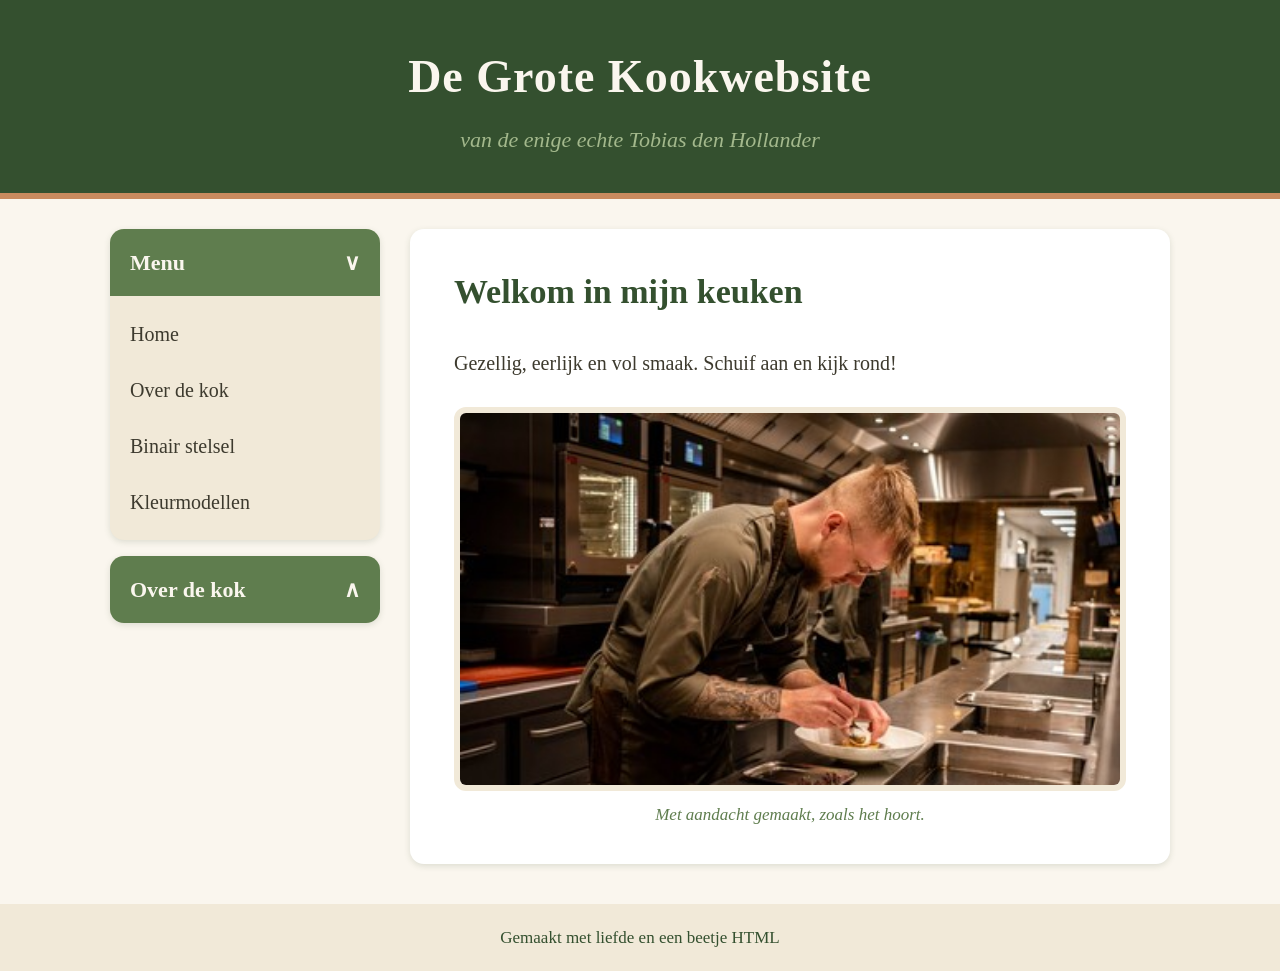
<file: index.html>
<!DOCTYPE html> <!-- HTML5-pagina -->
<!-- Dit is de homepage van mijn site (altijd index.html in de hoofdmap) -->
<html lang="nl">
    <head>
        <title>De Grote Kookwebsite</title> <!-- Tekst in het tabblad -->
        <meta charset="utf-8"> <!-- Speciale tekens (é, ë) goed tonen -->
        <meta name="viewport" content="width=device-width, initial-scale=1"> <!-- Past de site aan op telefoons -->
        <link rel="stylesheet" type="text/css" href="opmaak.css"> <!-- Koppeling naar het opmaakbestand -->
    </head>
    <body>

        <!-- KOP: de groene balk bovenaan -->
        <header class="kop">
            <h1>De Grote Kookwebsite</h1> <!-- Hoofdtitel -->
            <p>van de enige echte Tobias den Hollander</p> <!-- Ondertitel -->
        </header>

        <!-- PAGINA: zijbalk links en inhoud rechts naast elkaar -->
        <div class="pagina">

            <!-- ZIJBALK: twee uitklapblokken -->
            <nav class="zijbalk">

                <!-- Blok 1: 'open' = standaard uitgeklapt -->
                <details open>
                    <summary>Menu</summary> <!-- Titelbalk waar je op klikt -->
                    <div class="blok">
                        <a href="index.html">Home</a>
                        <a href="overdekok.html">Over de kok</a>
                        <a href="binairstelsel.html">Binair stelsel</a>
                        <a href="kleurmodel.html">Kleurmodellen</a>
                    </div>
                </details>

                <!-- Blok 2: standaard dicht (geen 'open') -->
                <details>
                    <summary>Over de kok</summary>
                    <div class="blok">
                        <p>Wie staat er achter deze keuken?</p>
                        <a href="overdekok.html">Lees meer over Tobias</a>
                    </div>
                </details>

            </nav>

            <!-- INHOUD: de hoofdkolom rechts -->
            <main class="inhoud">
                <h2>Welkom in mijn keuken</h2> <!-- Titel van de pagina -->
                <p>Gezellig, eerlijk en vol smaak. Schuif aan en kijk rond!</p> <!-- Inleiding -->

                <!-- Afbeelding met bijschrift. Let op de hoofdletter: Chefkok.jpg -->
                <figure>
                    <img src="Chefkok.jpg" alt="Chefkok die een bord aanricht">
                    <figcaption>Met aandacht gemaakt, zoals het hoort.</figcaption>
                </figure>
            </main>

        </div>

        <!-- VOET: onderaan de pagina -->
        <footer class="voet">
            <p>Gemaakt met liefde en een beetje HTML</p>
        </footer>

    </body>
</html>
</file>
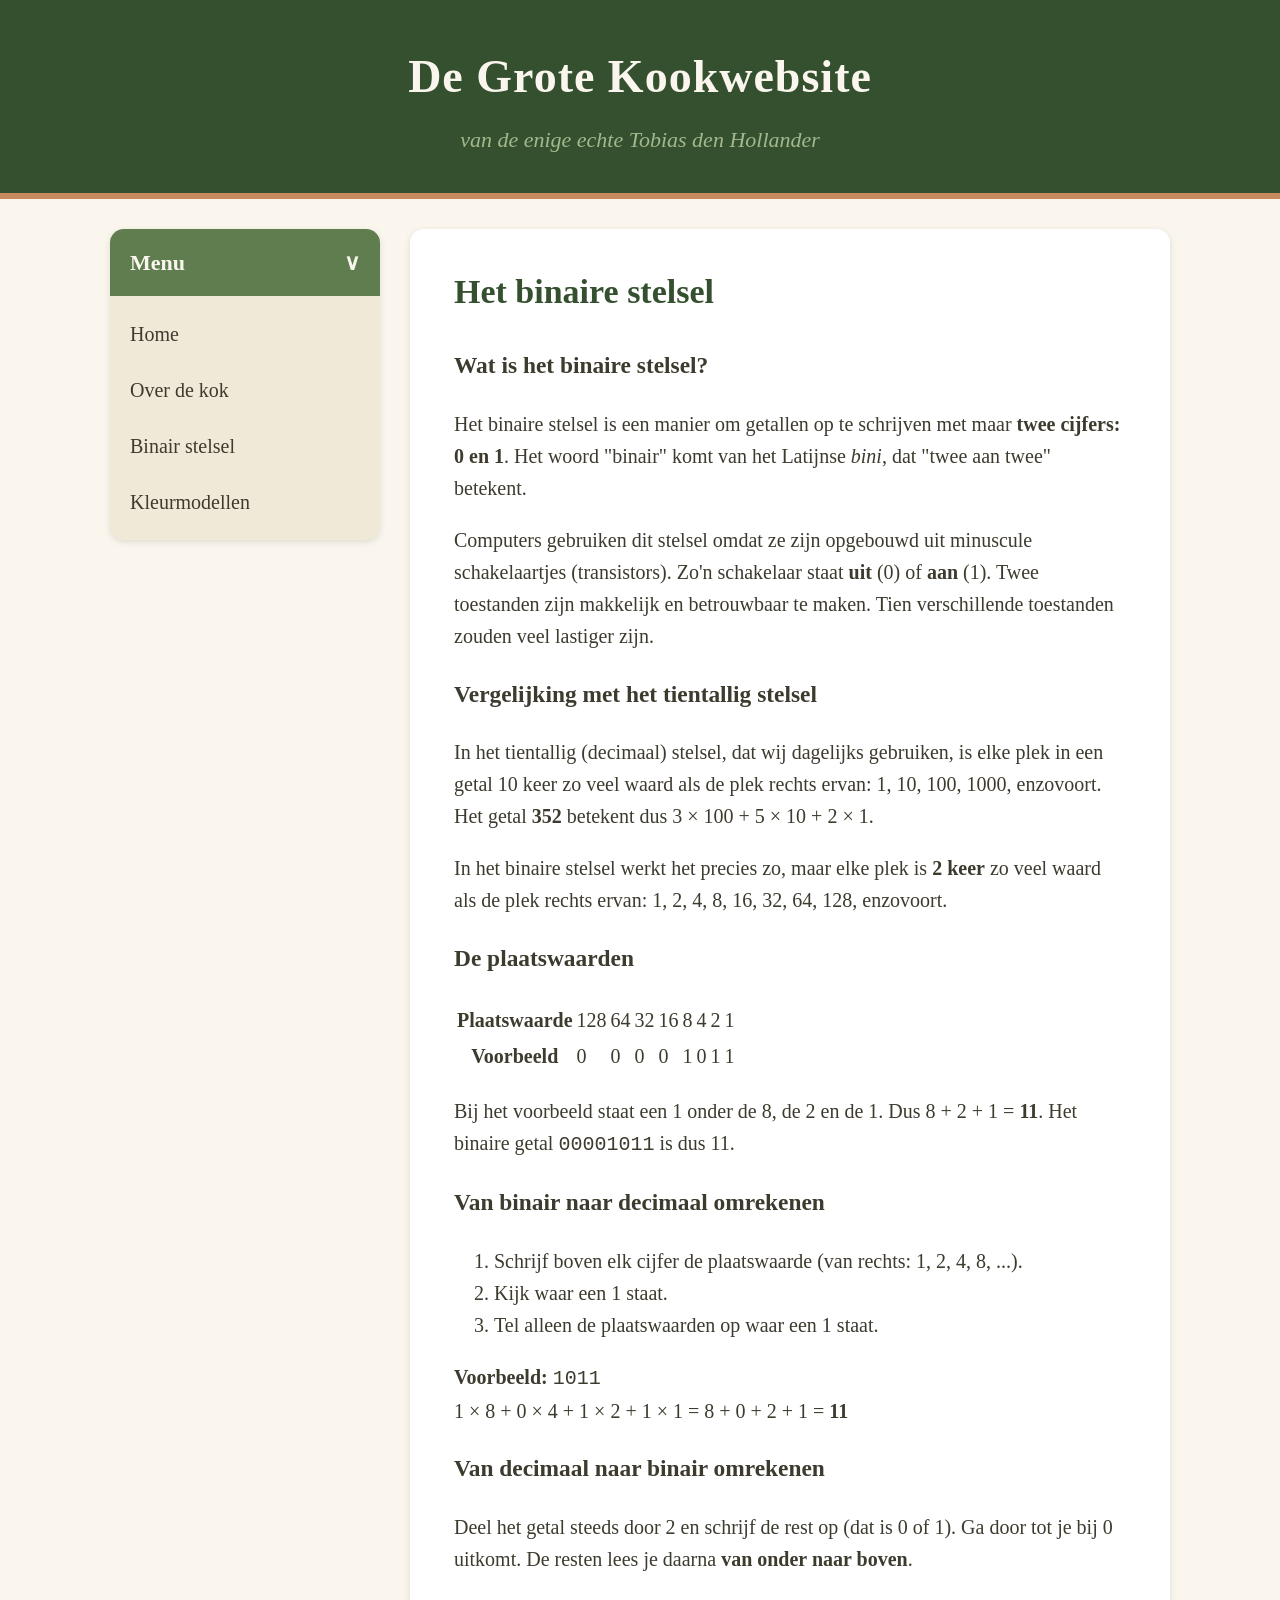
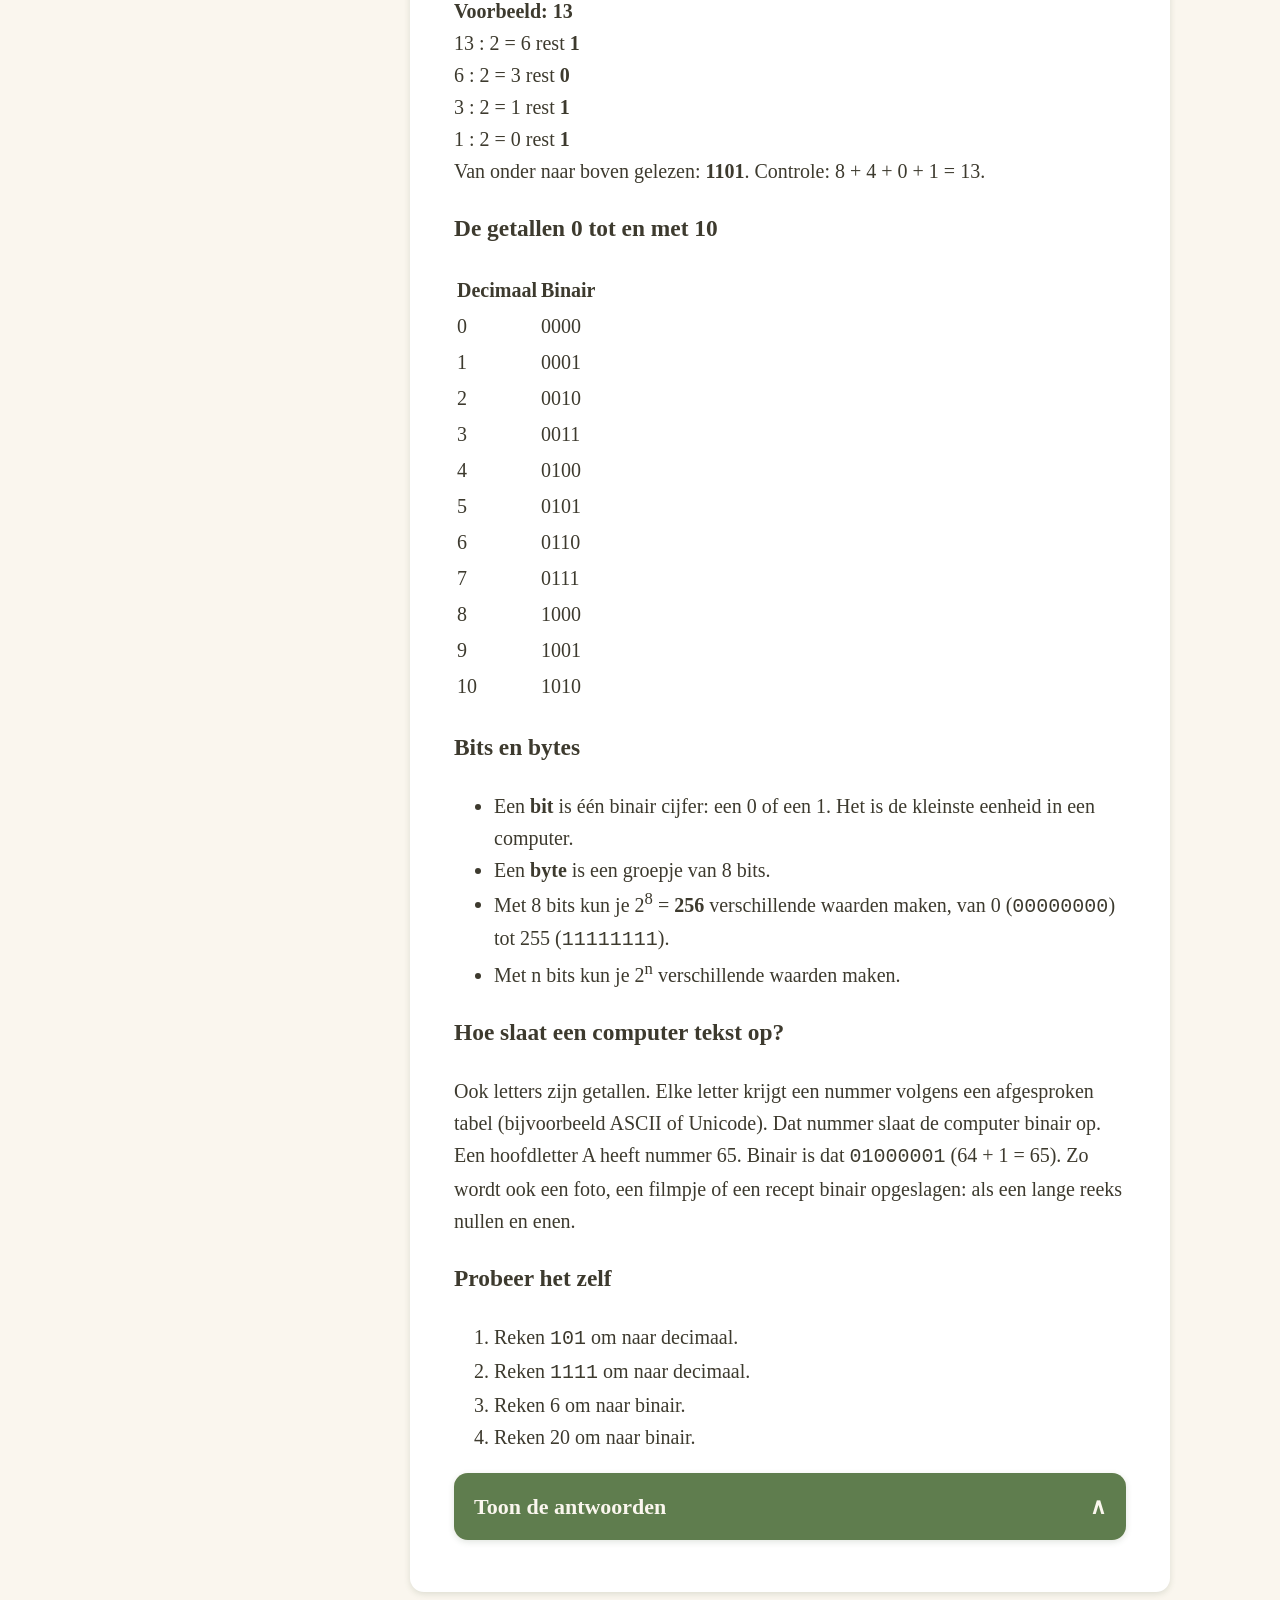
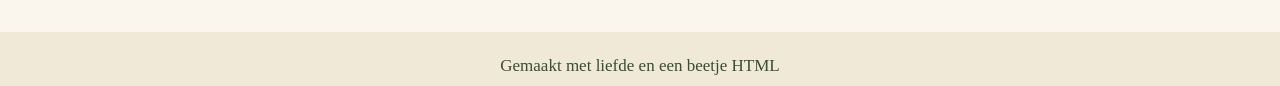
<file: binairstelsel.html>
<!DOCTYPE html> <!-- HTML5-pagina -->
<!-- Pagina met uitleg over het binaire stelsel -->
<html lang="nl">
    <head>
        <title>Binair stelsel</title>
        <meta charset="utf-8">
        <meta name="viewport" content="width=device-width, initial-scale=1">
        <link rel="stylesheet" type="text/css" href="opmaak.css">
    </head>
    <body>

        <header class="kop">
            <h1>De Grote Kookwebsite</h1>
            <p>van de enige echte Tobias den Hollander</p>
        </header>

        <div class="pagina">

            <nav class="zijbalk">
                <details open>
                    <summary>Menu</summary>
                    <div class="blok">
                        <a href="index.html">Home</a>
                        <a href="overdekok.html">Over de kok</a>
                        <a href="binairstelsel.html">Binair stelsel</a>
                        <a href="kleurmodel.html">Kleurmodellen</a>
                    </div>
                </details>
            </nav>

            <main class="inhoud">

                <h2>Het binaire stelsel</h2>

                <h3>Wat is het binaire stelsel?</h3>
                <p>
                    Het binaire stelsel is een manier om getallen op te schrijven met maar
                    <strong>twee cijfers: 0 en 1</strong>. Het woord "binair" komt van het Latijnse
                    <em>bini</em>, dat "twee aan twee" betekent.
                </p>
                <p>
                    Computers gebruiken dit stelsel omdat ze zijn opgebouwd uit minuscule schakelaartjes
                    (transistors). Zo'n schakelaar staat <strong>uit</strong> (0) of <strong>aan</strong> (1).
                    Twee toestanden zijn makkelijk en betrouwbaar te maken. Tien verschillende toestanden
                    zouden veel lastiger zijn.
                </p>

                <h3>Vergelijking met het tientallig stelsel</h3>
                <p>
                    In het tientallig (decimaal) stelsel, dat wij dagelijks gebruiken, is elke plek in een
                    getal 10 keer zo veel waard als de plek rechts ervan: 1, 10, 100, 1000, enzovoort.
                    Het getal <strong>352</strong> betekent dus 3 × 100 + 5 × 10 + 2 × 1.
                </p>
                <p>
                    In het binaire stelsel werkt het precies zo, maar elke plek is <strong>2 keer</strong> zo veel waard
                    als de plek rechts ervan: 1, 2, 4, 8, 16, 32, 64, 128, enzovoort.
                </p>

                <h3>De plaatswaarden</h3>
                <table>
                    <tr>
                        <th>Plaatswaarde</th>
                        <td>128</td><td>64</td><td>32</td><td>16</td><td>8</td><td>4</td><td>2</td><td>1</td>
                    </tr>
                    <tr>
                        <th>Voorbeeld</th>
                        <td>0</td><td>0</td><td>0</td><td>0</td><td>1</td><td>0</td><td>1</td><td>1</td>
                    </tr>
                </table>
                <p>
                    Bij het voorbeeld staat een 1 onder de 8, de 2 en de 1. Dus 8 + 2 + 1 = <strong>11</strong>.
                    Het binaire getal <code>00001011</code> is dus 11.
                </p>

                <h3>Van binair naar decimaal omrekenen</h3>
                <ol>
                    <li>Schrijf boven elk cijfer de plaatswaarde (van rechts: 1, 2, 4, 8, ...).</li>
                    <li>Kijk waar een 1 staat.</li>
                    <li>Tel alleen de plaatswaarden op waar een 1 staat.</li>
                </ol>
                <div class="voorbeeld">
                    <strong>Voorbeeld:</strong> <code>1011</code><br>
                    1 × 8 + 0 × 4 + 1 × 2 + 1 × 1 = 8 + 0 + 2 + 1 = <strong>11</strong>
                </div>

                <h3>Van decimaal naar binair omrekenen</h3>
                <p>
                    Deel het getal steeds door 2 en schrijf de rest op (dat is 0 of 1).
                    Ga door tot je bij 0 uitkomt. De resten lees je daarna <strong>van onder naar boven</strong>.
                </p>
                <div class="voorbeeld">
                    <strong>Voorbeeld: 13</strong><br>
                    13 : 2 = 6 rest <strong>1</strong><br>
                    6 : 2 = 3 rest <strong>0</strong><br>
                    3 : 2 = 1 rest <strong>1</strong><br>
                    1 : 2 = 0 rest <strong>1</strong><br>
                    Van onder naar boven gelezen: <strong>1101</strong>. Controle: 8 + 4 + 0 + 1 = 13.
                </div>

                <h3>De getallen 0 tot en met 10</h3>
                <table>
                    <tr><th>Decimaal</th><th>Binair</th></tr>
                    <tr><td>0</td><td>0000</td></tr>
                    <tr><td>1</td><td>0001</td></tr>
                    <tr><td>2</td><td>0010</td></tr>
                    <tr><td>3</td><td>0011</td></tr>
                    <tr><td>4</td><td>0100</td></tr>
                    <tr><td>5</td><td>0101</td></tr>
                    <tr><td>6</td><td>0110</td></tr>
                    <tr><td>7</td><td>0111</td></tr>
                    <tr><td>8</td><td>1000</td></tr>
                    <tr><td>9</td><td>1001</td></tr>
                    <tr><td>10</td><td>1010</td></tr>
                </table>

                <h3>Bits en bytes</h3>
                <ul>
                    <li>Een <strong>bit</strong> is één binair cijfer: een 0 of een 1. Het is de kleinste eenheid in een computer.</li>
                    <li>Een <strong>byte</strong> is een groepje van 8 bits.</li>
                    <li>Met 8 bits kun je 2<sup>8</sup> = <strong>256</strong> verschillende waarden maken, van 0 (<code>00000000</code>) tot 255 (<code>11111111</code>).</li>
                    <li>Met n bits kun je 2<sup>n</sup> verschillende waarden maken.</li>
                </ul>

                <h3>Hoe slaat een computer tekst op?</h3>
                <p>
                    Ook letters zijn getallen. Elke letter krijgt een nummer volgens een afgesproken tabel
                    (bijvoorbeeld ASCII of Unicode). Dat nummer slaat de computer binair op.
                    Een hoofdletter A heeft nummer 65. Binair is dat <code>01000001</code>
                    (64 + 1 = 65). Zo wordt ook een foto, een filmpje of een recept binair opgeslagen: als een lange reeks nullen en enen.
                </p>

                <h3>Probeer het zelf</h3>
                <ol>
                    <li>Reken <code>101</code> om naar decimaal.</li>
                    <li>Reken <code>1111</code> om naar decimaal.</li>
                    <li>Reken 6 om naar binair.</li>
                    <li>Reken 20 om naar binair.</li>
                </ol>
                <details class="antwoorden">
                    <summary>Toon de antwoorden</summary>
                    <div class="blok">
                        <p>1. 4 + 0 + 1 = <strong>5</strong></p>
                        <p>2. 8 + 4 + 2 + 1 = <strong>15</strong></p>
                        <p>3. <strong>110</strong> (4 + 2)</p>
                        <p>4. <strong>10100</strong> (16 + 4)</p>
                    </div>
                </details>

            </main>
        </div>

        <footer class="voet">
            <p>Gemaakt met liefde en een beetje HTML</p>
        </footer>

    </body>
</html>
</file>
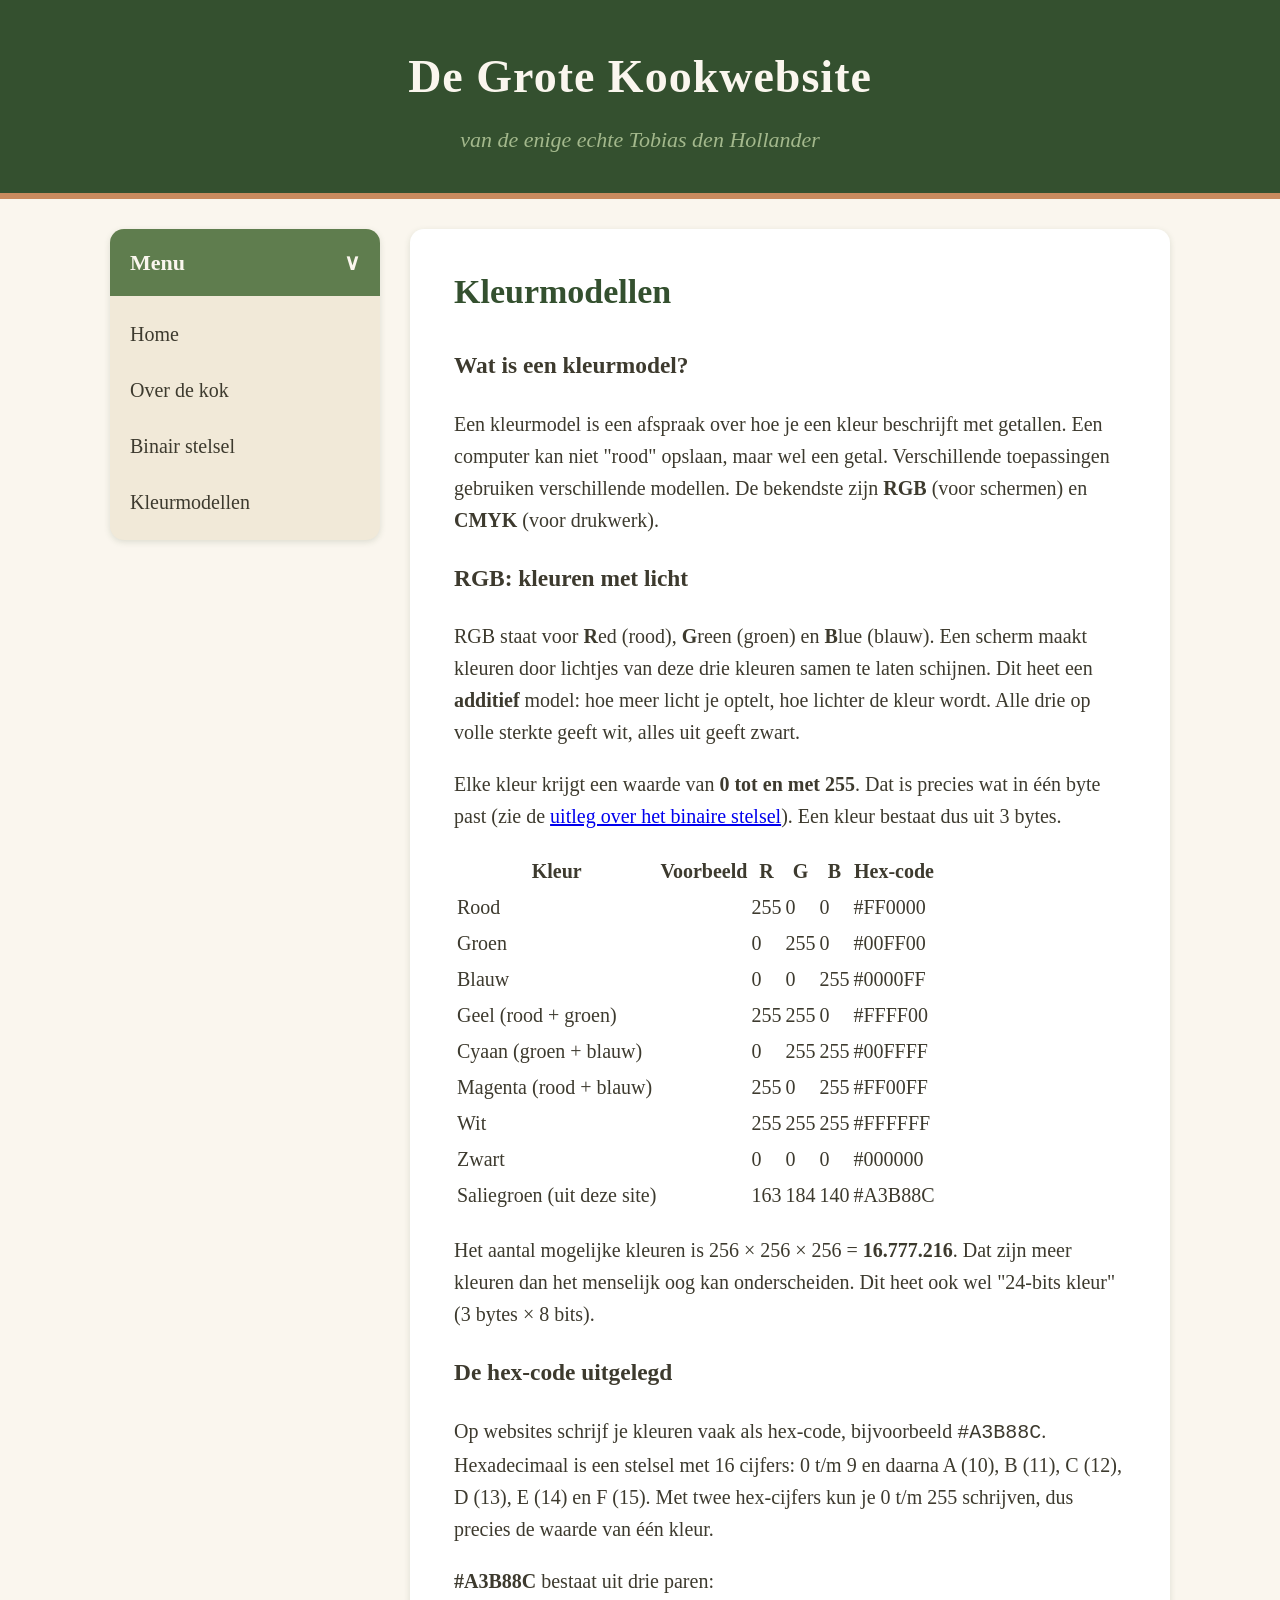
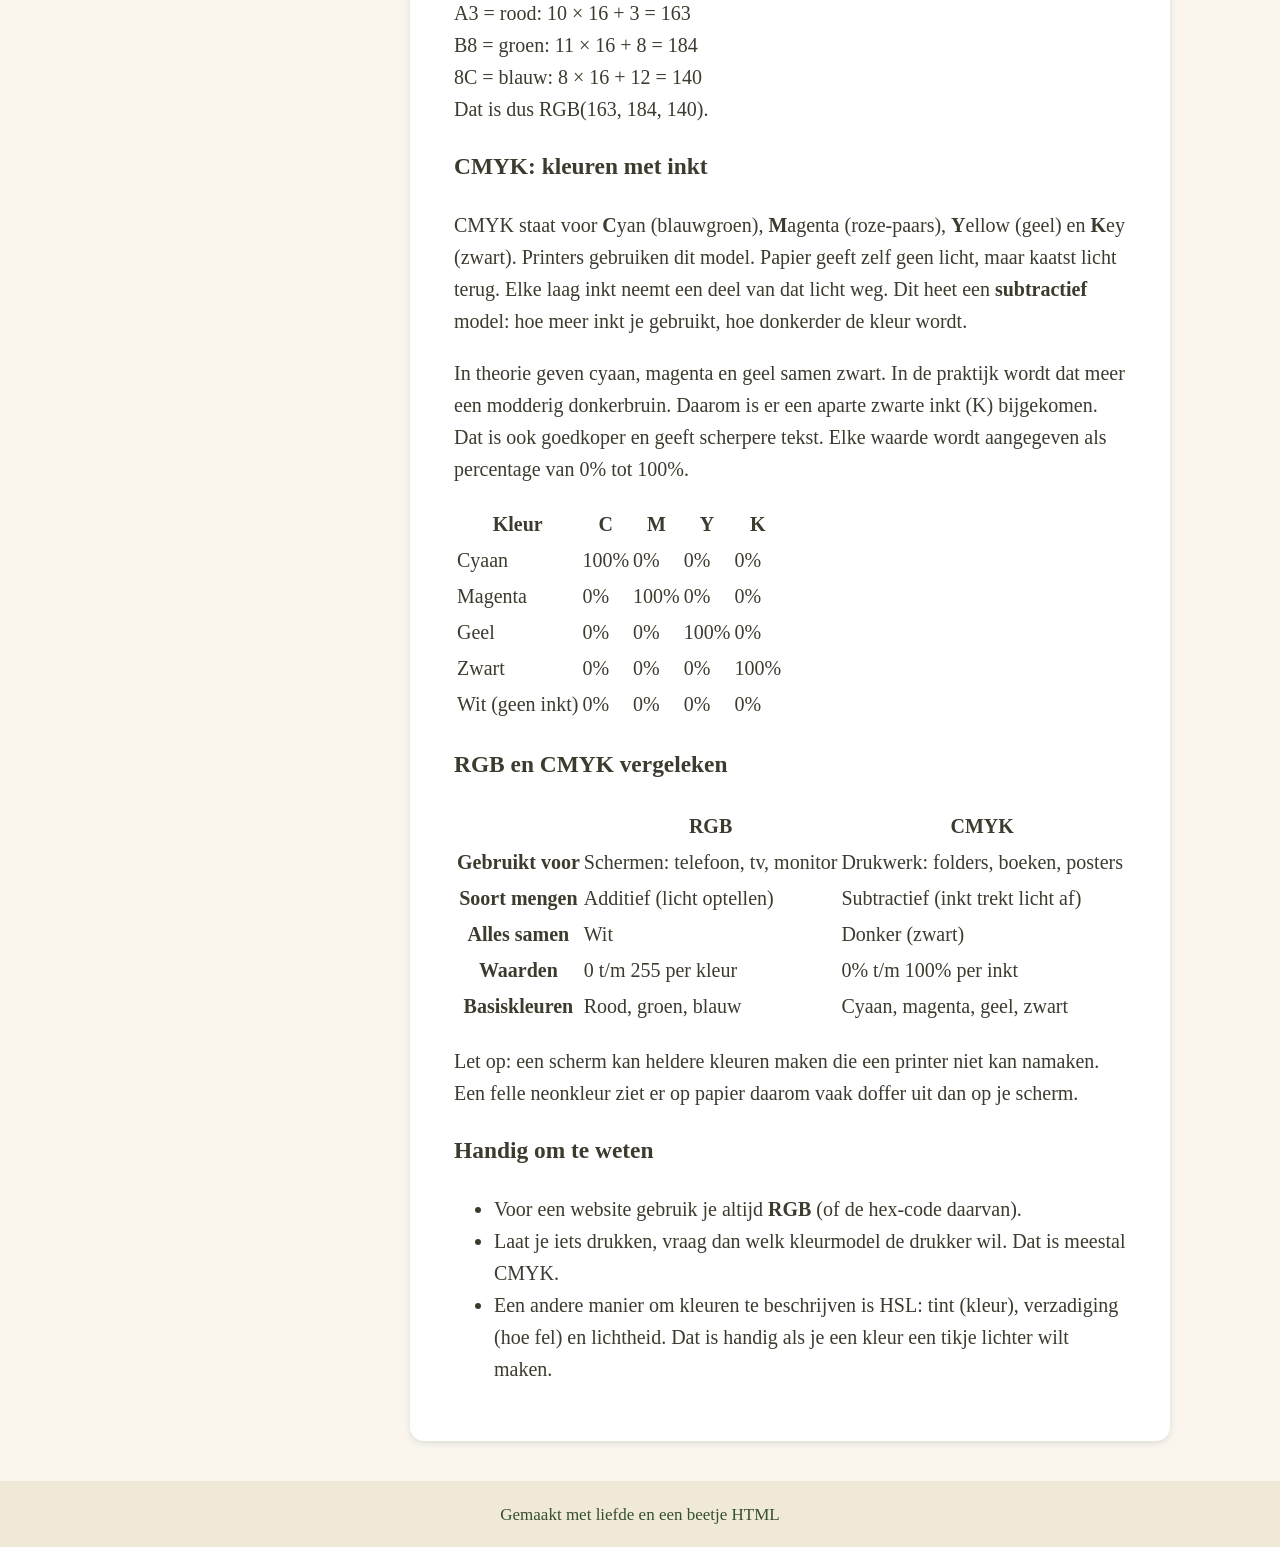
<file: kleurmodel.html>
<!DOCTYPE html> <!-- HTML5-pagina -->
<!-- Pagina met uitleg over kleurmodellen -->
<html lang="nl">
    <head>
        <title>Kleurmodellen</title>
        <meta charset="utf-8">
        <meta name="viewport" content="width=device-width, initial-scale=1">
        <link rel="stylesheet" type="text/css" href="opmaak.css">
    </head>
    <body>

        <header class="kop">
            <h1>De Grote Kookwebsite</h1>
            <p>van de enige echte Tobias den Hollander</p>
        </header>

        <div class="pagina">

            <nav class="zijbalk">
                <details open>
                    <summary>Menu</summary>
                    <div class="blok">
                        <a href="index.html">Home</a>
                        <a href="overdekok.html">Over de kok</a>
                        <a href="binairstelsel.html">Binair stelsel</a>
                        <a href="kleurmodel.html">Kleurmodellen</a>
                    </div>
                </details>
            </nav>

            <main class="inhoud">

                <h2>Kleurmodellen</h2>

                <h3>Wat is een kleurmodel?</h3>
                <p>
                    Een kleurmodel is een afspraak over hoe je een kleur beschrijft met getallen.
                    Een computer kan niet "rood" opslaan, maar wel een getal. Verschillende toepassingen
                    gebruiken verschillende modellen. De bekendste zijn
                    <strong>RGB</strong> (voor schermen) en <strong>CMYK</strong> (voor drukwerk).
                </p>

                <h3 id="rgb">RGB: kleuren met licht</h3>
                <p>
                    RGB staat voor <strong>R</strong>ed (rood), <strong>G</strong>reen (groen) en
                    <strong>B</strong>lue (blauw). Een scherm maakt kleuren door lichtjes van deze drie kleuren
                    samen te laten schijnen. Dit heet een <strong>additief</strong> model: hoe meer licht je
                    optelt, hoe lichter de kleur wordt. Alle drie op volle sterkte geeft wit, alles uit geeft zwart.
                </p>
                <p>
                    Elke kleur krijgt een waarde van <strong>0 tot en met 255</strong>. Dat is precies wat in één byte past (zie de
                    <a href="binairstelsel.html">uitleg over het binaire stelsel</a>). Een kleur bestaat dus uit 3 bytes.
                </p>

                <table>
                    <tr><th>Kleur</th><th>Voorbeeld</th><th>R</th><th>G</th><th>B</th><th>Hex-code</th></tr>
                    <tr><td>Rood</td><td><span class="kleurvak" style="background-color:#ff0000"></span></td><td>255</td><td>0</td><td>0</td><td>#FF0000</td></tr>
                    <tr><td>Groen</td><td><span class="kleurvak" style="background-color:#00ff00"></span></td><td>0</td><td>255</td><td>0</td><td>#00FF00</td></tr>
                    <tr><td>Blauw</td><td><span class="kleurvak" style="background-color:#0000ff"></span></td><td>0</td><td>0</td><td>255</td><td>#0000FF</td></tr>
                    <tr><td>Geel (rood + groen)</td><td><span class="kleurvak" style="background-color:#ffff00"></span></td><td>255</td><td>255</td><td>0</td><td>#FFFF00</td></tr>
                    <tr><td>Cyaan (groen + blauw)</td><td><span class="kleurvak" style="background-color:#00ffff"></span></td><td>0</td><td>255</td><td>255</td><td>#00FFFF</td></tr>
                    <tr><td>Magenta (rood + blauw)</td><td><span class="kleurvak" style="background-color:#ff00ff"></span></td><td>255</td><td>0</td><td>255</td><td>#FF00FF</td></tr>
                    <tr><td>Wit</td><td><span class="kleurvak" style="background-color:#ffffff"></span></td><td>255</td><td>255</td><td>255</td><td>#FFFFFF</td></tr>
                    <tr><td>Zwart</td><td><span class="kleurvak" style="background-color:#000000"></span></td><td>0</td><td>0</td><td>0</td><td>#000000</td></tr>
                    <tr><td>Saliegroen (uit deze site)</td><td><span class="kleurvak" style="background-color:#a3b88c"></span></td><td>163</td><td>184</td><td>140</td><td>#A3B88C</td></tr>
                </table>

                <p>
                    Het aantal mogelijke kleuren is 256 × 256 × 256 = <strong>16.777.216</strong>.
                    Dat zijn meer kleuren dan het menselijk oog kan onderscheiden. Dit heet ook wel "24-bits kleur"
                    (3 bytes × 8 bits).
                </p>

                <h3>De hex-code uitgelegd</h3>
                <p>
                    Op websites schrijf je kleuren vaak als hex-code, bijvoorbeeld <code>#A3B88C</code>.
                    Hexadecimaal is een stelsel met 16 cijfers: 0 t/m 9 en daarna A (10), B (11), C (12), D (13), E (14) en F (15).
                    Met twee hex-cijfers kun je 0 t/m 255 schrijven, dus precies de waarde van één kleur.
                </p>
                <div class="voorbeeld">
                    <strong>#A3B88C</strong> bestaat uit drie paren:<br>
                    A3 = rood: 10 × 16 + 3 = 163<br>
                    B8 = groen: 11 × 16 + 8 = 184<br>
                    8C = blauw: 8 × 16 + 12 = 140<br>
                    Dat is dus RGB(163, 184, 140).
                </div>

                <h3 id="cmyk">CMYK: kleuren met inkt</h3>
                <p>
                    CMYK staat voor <strong>C</strong>yan (blauwgroen), <strong>M</strong>agenta (roze-paars),
                    <strong>Y</strong>ellow (geel) en <strong>K</strong>ey (zwart). Printers gebruiken dit model.
                    Papier geeft zelf geen licht, maar kaatst licht terug. Elke laag inkt neemt een deel van dat licht weg.
                    Dit heet een <strong>subtractief</strong> model: hoe meer inkt je gebruikt, hoe donkerder de kleur wordt.
                </p>
                <p>
                    In theorie geven cyaan, magenta en geel samen zwart. In de praktijk wordt dat meer een modderig donkerbruin.
                    Daarom is er een aparte zwarte inkt (K) bijgekomen. Dat is ook goedkoper en geeft scherpere tekst.
                    Elke waarde wordt aangegeven als percentage van 0% tot 100%.
                </p>

                <table>
                    <tr><th>Kleur</th><th>C</th><th>M</th><th>Y</th><th>K</th></tr>
                    <tr><td>Cyaan</td><td>100%</td><td>0%</td><td>0%</td><td>0%</td></tr>
                    <tr><td>Magenta</td><td>0%</td><td>100%</td><td>0%</td><td>0%</td></tr>
                    <tr><td>Geel</td><td>0%</td><td>0%</td><td>100%</td><td>0%</td></tr>
                    <tr><td>Zwart</td><td>0%</td><td>0%</td><td>0%</td><td>100%</td></tr>
                    <tr><td>Wit (geen inkt)</td><td>0%</td><td>0%</td><td>0%</td><td>0%</td></tr>
                </table>

                <h3>RGB en CMYK vergeleken</h3>
                <table>
                    <tr><th></th><th>RGB</th><th>CMYK</th></tr>
                    <tr><th>Gebruikt voor</th><td>Schermen: telefoon, tv, monitor</td><td>Drukwerk: folders, boeken, posters</td></tr>
                    <tr><th>Soort mengen</th><td>Additief (licht optellen)</td><td>Subtractief (inkt trekt licht af)</td></tr>
                    <tr><th>Alles samen</th><td>Wit</td><td>Donker (zwart)</td></tr>
                    <tr><th>Waarden</th><td>0 t/m 255 per kleur</td><td>0% t/m 100% per inkt</td></tr>
                    <tr><th>Basiskleuren</th><td>Rood, groen, blauw</td><td>Cyaan, magenta, geel, zwart</td></tr>
                </table>
                <p>
                    Let op: een scherm kan heldere kleuren maken die een printer niet kan namaken.
                    Een felle neonkleur ziet er op papier daarom vaak doffer uit dan op je scherm.
                </p>

                <h3>Handig om te weten</h3>
                <ul>
                    <li>Voor een website gebruik je altijd <strong>RGB</strong> (of de hex-code daarvan).</li>
                    <li>Laat je iets drukken, vraag dan welk kleurmodel de drukker wil. Dat is meestal CMYK.</li>
                    <li>Een andere manier om kleuren te beschrijven is HSL: tint (kleur), verzadiging (hoe fel) en lichtheid.
                        Dat is handig als je een kleur een tikje lichter wilt maken.</li>
                </ul>

            </main>
        </div>

        <footer class="voet">
            <p>Gemaakt met liefde en een beetje HTML</p>
        </footer>

    </body>
</html>
</file>
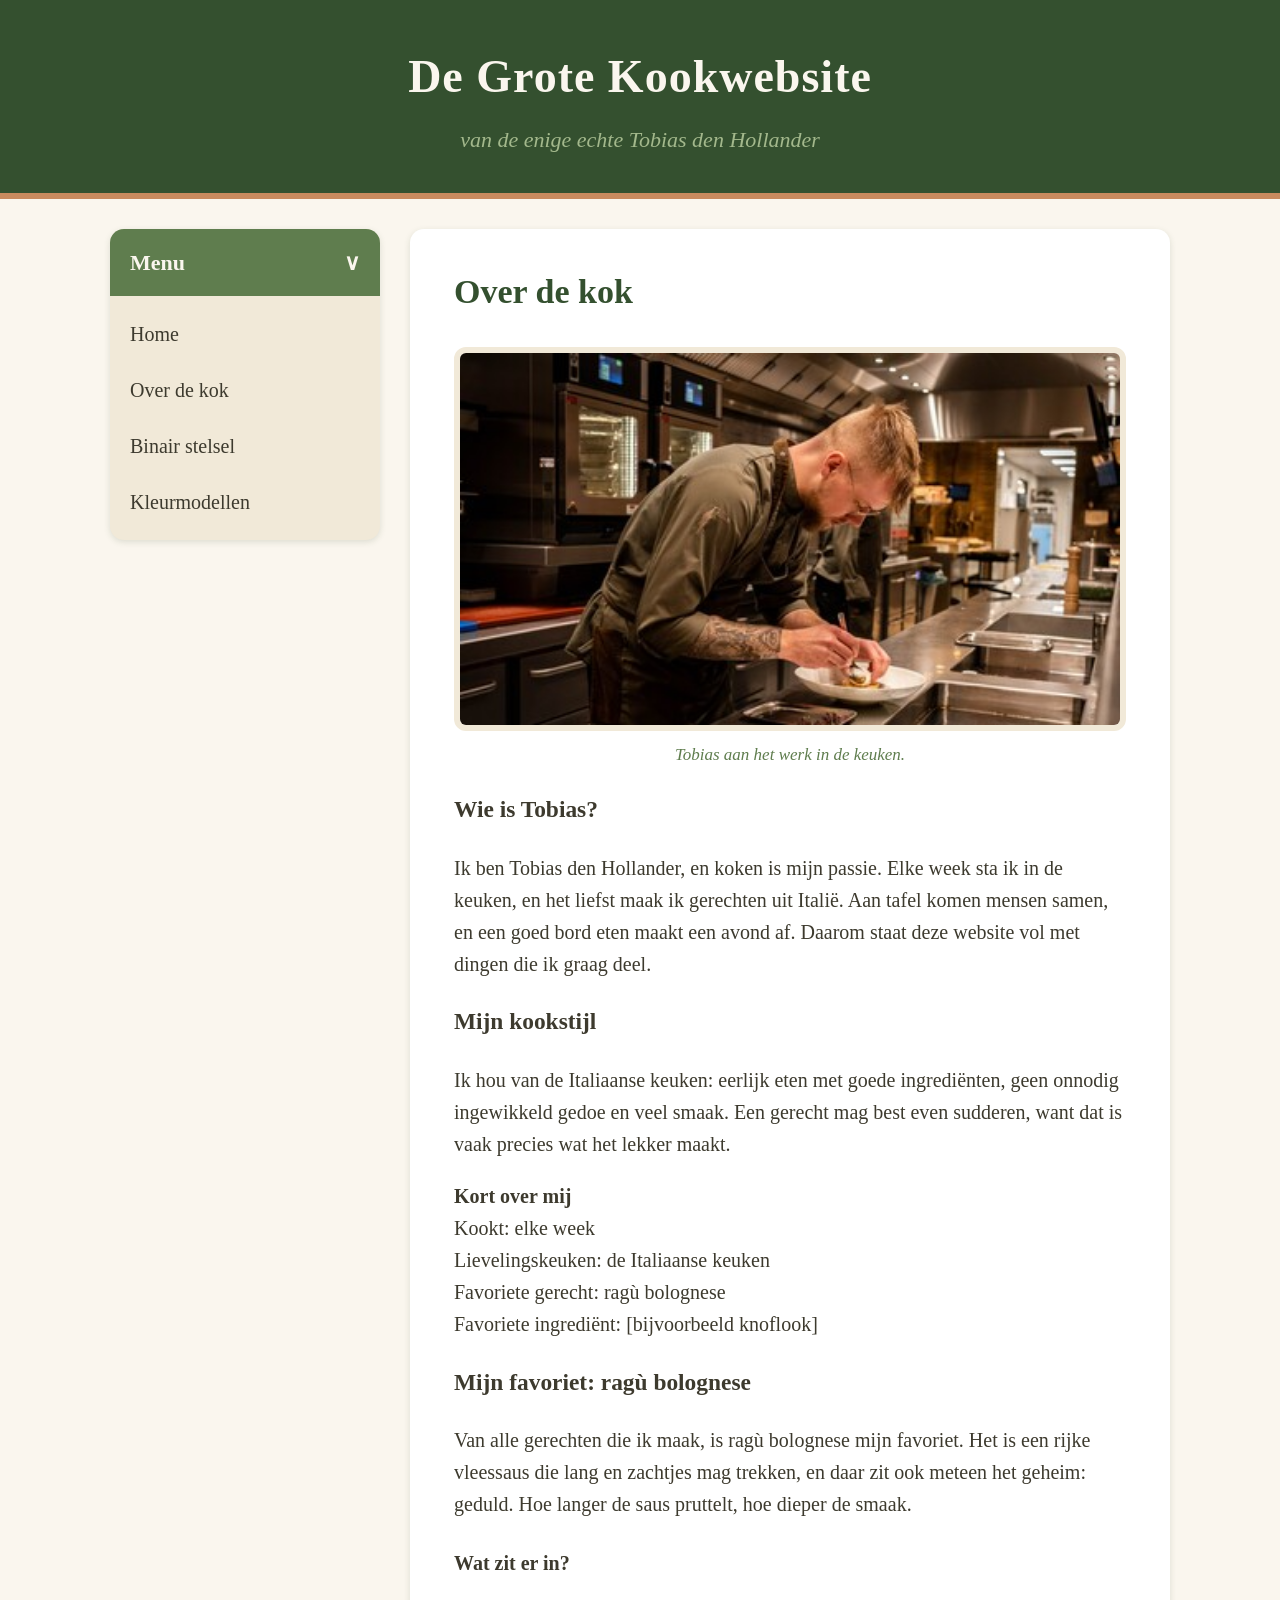
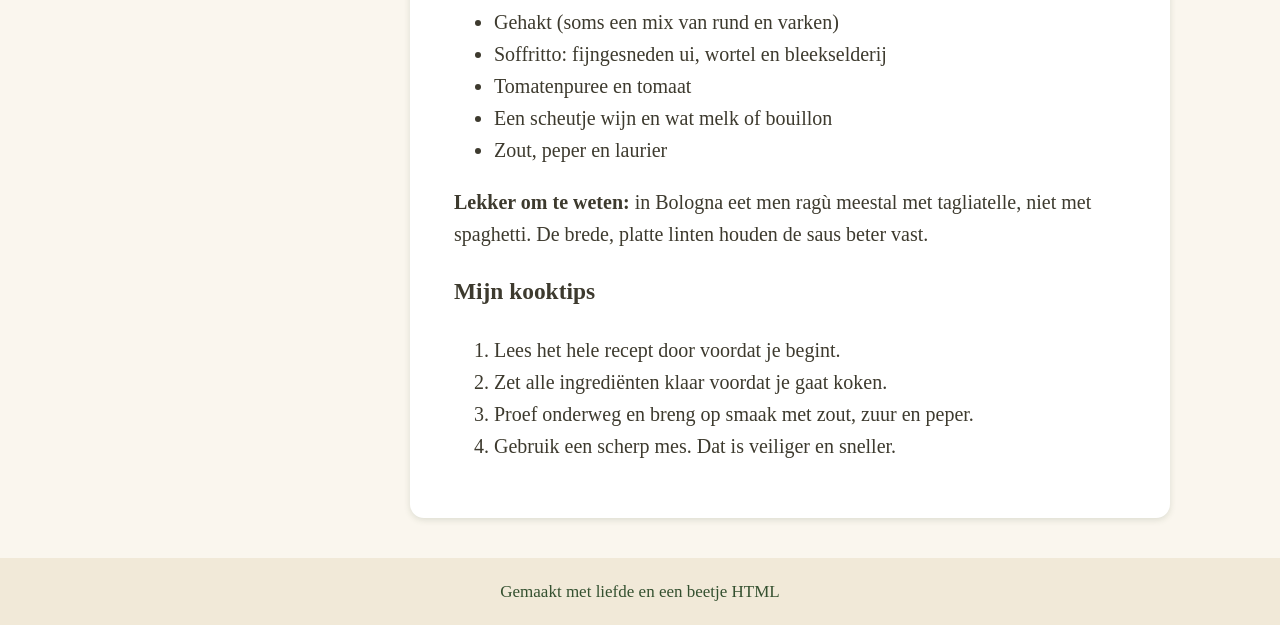
<file: overdekok.html>
<!DOCTYPE html> <!-- HTML5-pagina -->
<!-- Pagina over de kok: wie is hij en wat maakt hij graag -->
<html lang="nl">
    <head>
        <title>Over de kok</title> <!-- Tekst in het tabblad -->
        <meta charset="utf-8">
        <meta name="viewport" content="width=device-width, initial-scale=1">
        <link rel="stylesheet" type="text/css" href="opmaak.css">
    </head>
    <body>

        <header class="kop">
            <h1>De Grote Kookwebsite</h1>
            <p>van de enige echte Tobias den Hollander</p>
        </header>

        <div class="pagina">

            <nav class="zijbalk">
                <details open>
                    <summary>Menu</summary>
                    <div class="blok">
                        <a href="index.html">Home</a>
                        <a href="overdekok.html">Over de kok</a>
                        <a href="binairstelsel.html">Binair stelsel</a>
                        <a href="kleurmodel.html">Kleurmodellen</a>
                    </div>
                </details>
            </nav>

            <main class="inhoud">

                <h2>Over de kok</h2>

                <!-- Foto met bijschrift. Let op de hoofdletter: Chefkok.jpg -->
                <figure>
                    <img src="Chefkok.jpg" alt="Tobias aan het werk in de keuken">
                    <figcaption>Tobias aan het werk in de keuken.</figcaption>
                </figure>

                <h3>Wie is Tobias?</h3>
                <p>
                    Ik ben Tobias den Hollander, en koken is mijn passie. Elke week sta ik in de keuken,
                    en het liefst maak ik gerechten uit Italië. Aan tafel komen mensen samen, en een goed
                    bord eten maakt een avond af. Daarom staat deze website vol met dingen die ik graag deel.
                </p>
                <!-- [Pas aan: vertel hier iets eigens, bijvoorbeeld waar je woont of hoe je begon met koken] -->

                <h3>Mijn kookstijl</h3>
                <p>
                    Ik hou van de Italiaanse keuken: eerlijk eten met goede ingrediënten, geen onnodig
                    ingewikkeld gedoe en veel smaak. Een gerecht mag best even sudderen, want dat is vaak
                    precies wat het lekker maakt.
                </p>

                <!-- Voorbeeldvak met snelle feiten -->
                <div class="voorbeeld">
                    <strong>Kort over mij</strong><br>
                    Kookt: elke week<br>
                    Lievelingskeuken: de Italiaanse keuken<br>
                    Favoriete gerecht: ragù bolognese<br>
                    Favoriete ingrediënt: [bijvoorbeeld knoflook]
                </div>

                <h3>Mijn favoriet: ragù bolognese</h3>
                <p>
                    Van alle gerechten die ik maak, is ragù bolognese mijn favoriet. Het is een rijke
                    vleessaus die lang en zachtjes mag trekken, en daar zit ook meteen het geheim: geduld.
                    Hoe langer de saus pruttelt, hoe dieper de smaak.
                </p>

                <h4>Wat zit er in?</h4>
                <ul>
                    <li>Gehakt (soms een mix van rund en varken)</li>
                    <li>Soffritto: fijngesneden ui, wortel en bleekselderij</li>
                    <li>Tomatenpuree en tomaat</li>
                    <li>Een scheutje wijn en wat melk of bouillon</li>
                    <li>Zout, peper en laurier</li>
                </ul>

                <div class="voorbeeld">
                    <strong>Lekker om te weten:</strong> in Bologna eet men ragù meestal met tagliatelle,
                    niet met spaghetti. De brede, platte linten houden de saus beter vast.
                </div>
                <!-- [Pas aan: voeg hier je eigen recept of je eigen trucjes toe] -->

                              <h3>Mijn kooktips</h3>
                <ol>
                    <li>Lees het hele recept door voordat je begint.</li>
                    <li>Zet alle ingrediënten klaar voordat je gaat koken.</li>
                    <li>Proef onderweg en breng op smaak met zout, zuur en peper.</li>
                    <li>Gebruik een scherp mes. Dat is veiliger en sneller.</li>
                </ol>

            </main>
        </div>
            </main>
        </div>

        <footer class="voet">
            <p>Gemaakt met liefde en een beetje HTML</p>
        </footer>

    </body>
</html>
</file>
<file: opmaak.css>
/* ===== KLEUREN: hier pas je het hele thema aan =====
   Een variabele gebruik je verderop met var(naam) */
:root {
  --gebroken-wit: #faf6ee;   /* Warme achtergrond van de pagina */
  --crème: #f1e9d8;          /* Iets donkerder, voor vlakken */
  --salie: #a3b88c;          /* Zachte lichtgroene tint */
  --groen: #5f7d4e;          /* Middengroen */
  --bosgroen: #34502f;       /* Donkergroen voor kop en titels */
  --tekst: #3d3a2e;          /* Warm donkerbruin in plaats van zwart */
  --accent: #c98a5e;         /* Terracotta, een warm accentje */
}

/* ===== ALGEMEEN ===== */
* {
  box-sizing: border-box;    /* Rand en padding tellen mee in de breedte */
}

body {
  margin: 0;                 /* Geen ruimte rond de pagina */
  background-color: var(--gebroken-wit);
  color: var(--tekst);
  font-family: Georgia, "Times New Roman", serif; /* Warm lettertype met sierhaakjes */
  font-size: 20px;           /* Grote, prettig leesbare tekst */
  line-height: 1.6;          /* Ruimte tussen de regels */
}

/* ===== KOP ===== */
.kop {
  background-color: var(--bosgroen);
  color: var(--gebroken-wit);
  text-align: center;
  padding: 40px 20px 36px;
  border-bottom: 6px solid var(--accent); /* Terracotta streepje onder de kop */
}

.kop h1 {
  margin: 0;
  font-size: 46px;           /* Grote titel */
  letter-spacing: 1px;       /* Iets meer ruimte tussen de letters */
}

.kop p {
  margin: 8px 0 0;
  font-size: 22px;
  font-style: italic;        /* Schuine ondertitel */
  color: var(--salie);
}

/* ===== PAGINA: zijbalk en inhoud naast elkaar ===== */
.pagina {
  display: flex;             /* Kinderen naast elkaar */
  gap: 30px;                 /* Ruimte tussen zijbalk en inhoud */
  max-width: 1100px;         /* Niet breder dan dit op grote schermen */
  margin: 30px auto;         /* Gecentreerd, met ruimte boven en onder */
  padding: 0 20px;
}

/* ===== ZIJBALK ===== */
.zijbalk {
  width: 270px;              /* Vaste breedte */
  flex-shrink: 0;            /* Wordt nooit smaller */
}

/* Elk uitklapblok */
details {
  background-color: var(--crème);
  border-radius: 14px;       /* Afgeronde hoeken */
  margin-bottom: 16px;
  overflow: hidden;          /* Houdt de inhoud binnen de afgeronde hoeken */
  box-shadow: 0 2px 6px rgba(52, 80, 47, 0.15); /* Zachte schaduw */
}

/* Titelbalk van het uitklapblok */
summary {
  background-color: var(--groen);
  color: var(--gebroken-wit);
  padding: 16px 20px;
  font-size: 22px;
  font-weight: bold;
  cursor: pointer;           /* Handje bij de muis */
  list-style: none;          /* Standaard driehoekje weg */
  position: relative;
}

summary::-webkit-details-marker {
  display: none;             /* Driehoekje weg in Safari */
}

summary:hover {
  background-color: var(--bosgroen); /* Donkerder als je er overheen gaat */
}

/* Pijltje rechts: dicht = omhoog, open = omlaag */
summary::after {
  content: "\2227";
  position: absolute;
  right: 20px;
}

details[open] summary::after {
  content: "\2228";
}

/* Inhoud van het uitklapblok */
.blok {
  padding: 10px 0;
}

.blok p {
  margin: 0;
  padding: 10px 20px;
  font-size: 18px;
}

.blok a {
  display: block;            /* Hele regel is klikbaar */
  padding: 12px 20px;
  color: var(--tekst);
  text-decoration: none;     /* Geen onderstreping */
}

.blok a:hover {
  background-color: var(--salie); /* Zacht groen bij hover */
  color: var(--bosgroen);
}

/* ===== INHOUD ===== */
.inhoud {
  flex: 1;                   /* Vult de rest van de breedte */
  background-color: white;
  border-radius: 14px;
  padding: 36px 44px;
  box-shadow: 0 2px 6px rgba(52, 80, 47, 0.15);
}

.inhoud h2 {
  margin-top: 0;
  color: var(--bosgroen);
  font-size: 34px;
}

/* Afbeelding met bijschrift */
figure {
  margin: 28px 0 0;
}

figure img {
  width: 100%;               /* Vult de breedte van het vak */
  height: auto;              /* Verhouding blijft kloppen */
  display: block;
  border-radius: 12px;       /* Afgeronde hoeken */
  border: 6px solid var(--crème); /* Lijstje om de foto */
}

figcaption {
  margin-top: 10px;
  font-size: 17px;
  font-style: italic;
  color: var(--groen);
  text-align: center;
}

/* ===== VOET ===== */
.voet {
  background-color: var(--crème);
  color: var(--bosgroen);
  text-align: center;
  padding: 20px;
  margin-top: 40px;
  font-size: 17px;
}

.voet p {
  margin: 0;
}

/* ===== TELEFOON: onder 750px staan zijbalk en inhoud onder elkaar ===== */
@media (max-width: 750px) {
  .pagina {
    flex-direction: column;  /* Onder elkaar in plaats van naast elkaar */
  }
  .zijbalk {
    width: 100%;
  }
  .kop h1 {
    font-size: 32px;
  }
  .inhoud {
    padding: 24px;
  }
}
</file>
